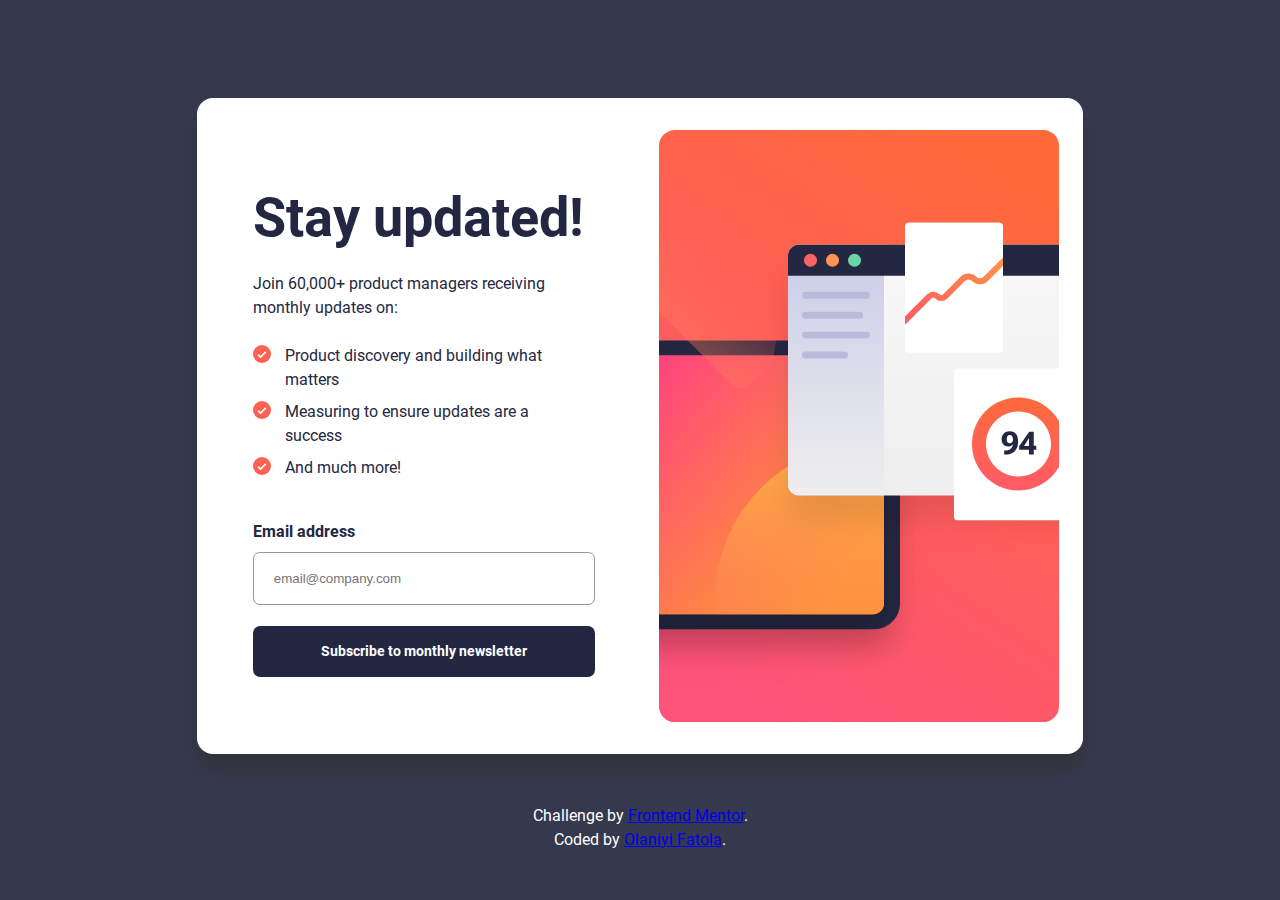
<file: index.html>
<!DOCTYPE html>
<html lang="en">
<head>
    <meta charset="UTF-8">
    <meta name="viewport" content="width=device-width, initial-scale=1.0">
    <link rel="stylesheet" href="style.css">
    <title>Frontend Mentor | Newsletter sign-up form with success message</title>
</head>
<body>
    <main>
        <div class="wrapper">
            <img class="mobile" src="img/illustration-sign-up-mobile.svg" alt="sign up illustration image">
            <img class="tablet" src="img/illustration-sign-up-tablet.svg" alt="sign up illustration image">
            <div class="contents" >
                <h1>Stay updated!</h1>
                <p>Join 60,000+ product managers receiving monthly updates on:</p>
                <ul class="list" >
                    <li>Product discovery and building what matters</li>
                    <li>Measuring to ensure updates are a success</li>
                    <li>And much more!</li>
                </ul>
                
                    <form id="emailForm"  action="">
                        <div class="validity">
                            <label class="Email" for="emailInput">Email address</label>
                            <p id="valid" >Valid email required</p>
                        </div>
                        <input type="email" id="emailInput" name="Email" placeholder="email@company.com" required>
                        <button id="Subscribe" type="submit" >Subscribe to monthly newsletter</button>
                    </form>
            </div>
            <img class="desktop" src="img/illustration-sign-up-desktop.svg" alt="sign up illustration image">
        </div>
        <div class="attribution">
            Challenge by <a href="https://www.frontendmentor.io?ref=challenge" target="_blank">Frontend Mentor</a>. 
            <br>
            Coded by <a href="https://www.linkedin.com/in/fatola-ibrahim-709385264">Olaniyi Fatola</a>.
        </div>
    </main>
    <script src="script.js" ></script>

</body>
</html>
</file>
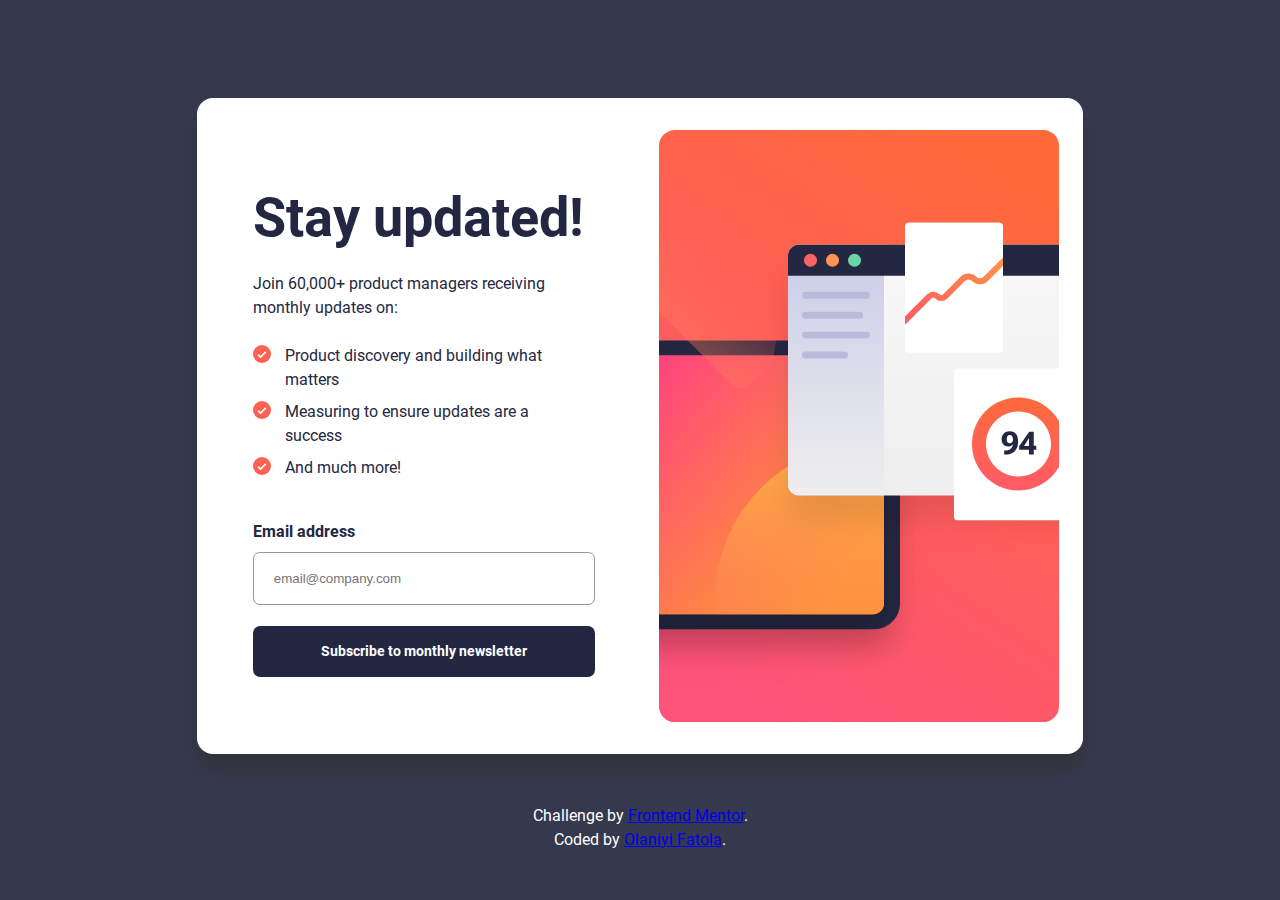
<file: pageOne/index.html>
<!DOCTYPE html>
<html lang="en">
<head>
    <meta charset="UTF-8">
    <meta name="viewport" content="width=device-width, initial-scale=1.0">
    <link rel="stylesheet" href="style.css">
    <title>Frontend Mentor | Newsletter sign-up form with success message</title>
</head>
<body>
    <main>
        <div class="wrapper">
            <img class="mobile" src="../img/illustration-sign-up-mobile.svg" alt="sign up illustration image">
            <img class="tablet" src="../img/illustration-sign-up-tablet.svg" alt="sign up illustration image">
            <div class="contents" >
                <h1>Stay updated!</h1>
                <p>Join 60,000+ product managers receiving monthly updates on:</p>
                <ul class="list" >
                    <li>Product discovery and building what matters</li>
                    <li>Measuring to ensure updates are a success</li>
                    <li>And much more!</li>
                </ul>
                
                    <form id="emailForm"  action="">
                        <div class="validity">
                            <label class="Email" for="emailInput">Email address</label>
                            <p id="validError" ></p>
                        </div>
                        <input type="email" id="emailInput" name="Email" placeholder="email@company.com" required>
                        <button id="Subscribe" type="submit" >Subscribe to monthly newsletter</button>
                    </form>
            </div>
            <img class="desktop" src="../img/illustration-sign-up-desktop.svg" alt="sign up illustration image">
        </div>
        <div class="attribution">
            Challenge by <a href="https://www.frontendmentor.io?ref=challenge" target="_blank">Frontend Mentor</a>. 
            <br>
            Coded by <a href="https://www.linkedin.com/in/fatola-ibrahim-709385264">Olaniyi Fatola</a>.
        </div>
    </main>
    <script src="script.js" ></script>

</body>
</html>
</file>
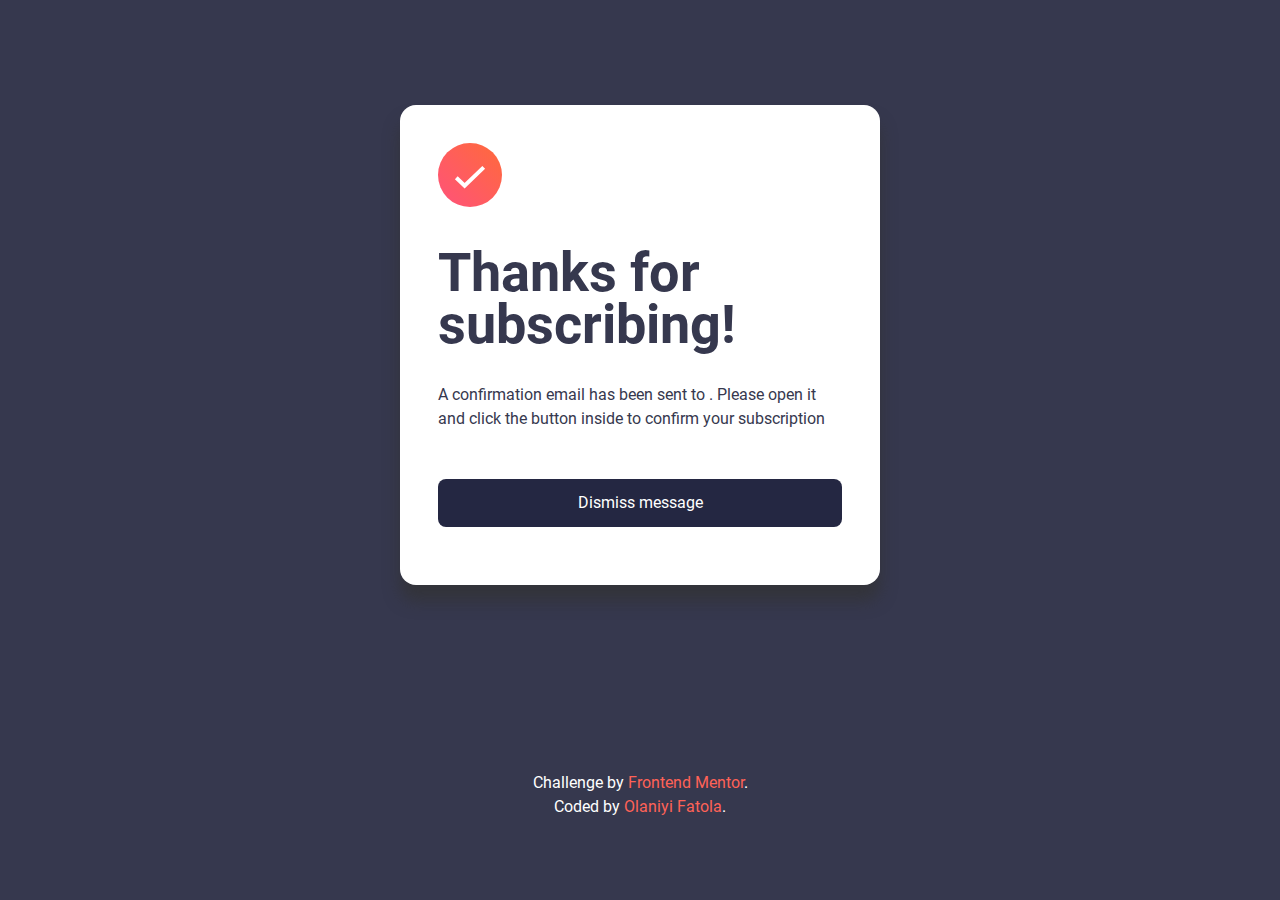
<file: success.html>
<!DOCTYPE html>
<html lang="en">
<head>
    <meta charset="UTF-8">
    <meta name="viewport" content="width=device-width, initial-scale=1.0">
    <link rel="stylesheet" href="success.css">
    <title>Frontend Mentor | Newsletter sign-up form with success message</title>
</head>
<body>
    <main>
        <img class="success" src="../img/icon-success.svg" alt="success-img">
        <div class="contents" >
            <h1>Thanks for subscribing!</h1>
            <p>A confirmation email has been sent to <strong><span id="mail" ></span></strong> . Please open it and click the button inside to confirm your subscription</p>
            
            <p class="dismiss"><a href="../index.html">Dismiss message</a></p>
        </div>
        
    </main>

    <div class="attribution">
            Challenge by <a href="https://www.frontendmentor.io?ref=challenge" target="_blank">Frontend Mentor</a>. 
            <br>
            Coded by <a href="https://www.linkedin.com/in/fatola-ibrahim-709385264">Olaniyi Fatola</a>.
    </div>
    <script src="app.js" ></script>

</body>
</html>
</file>
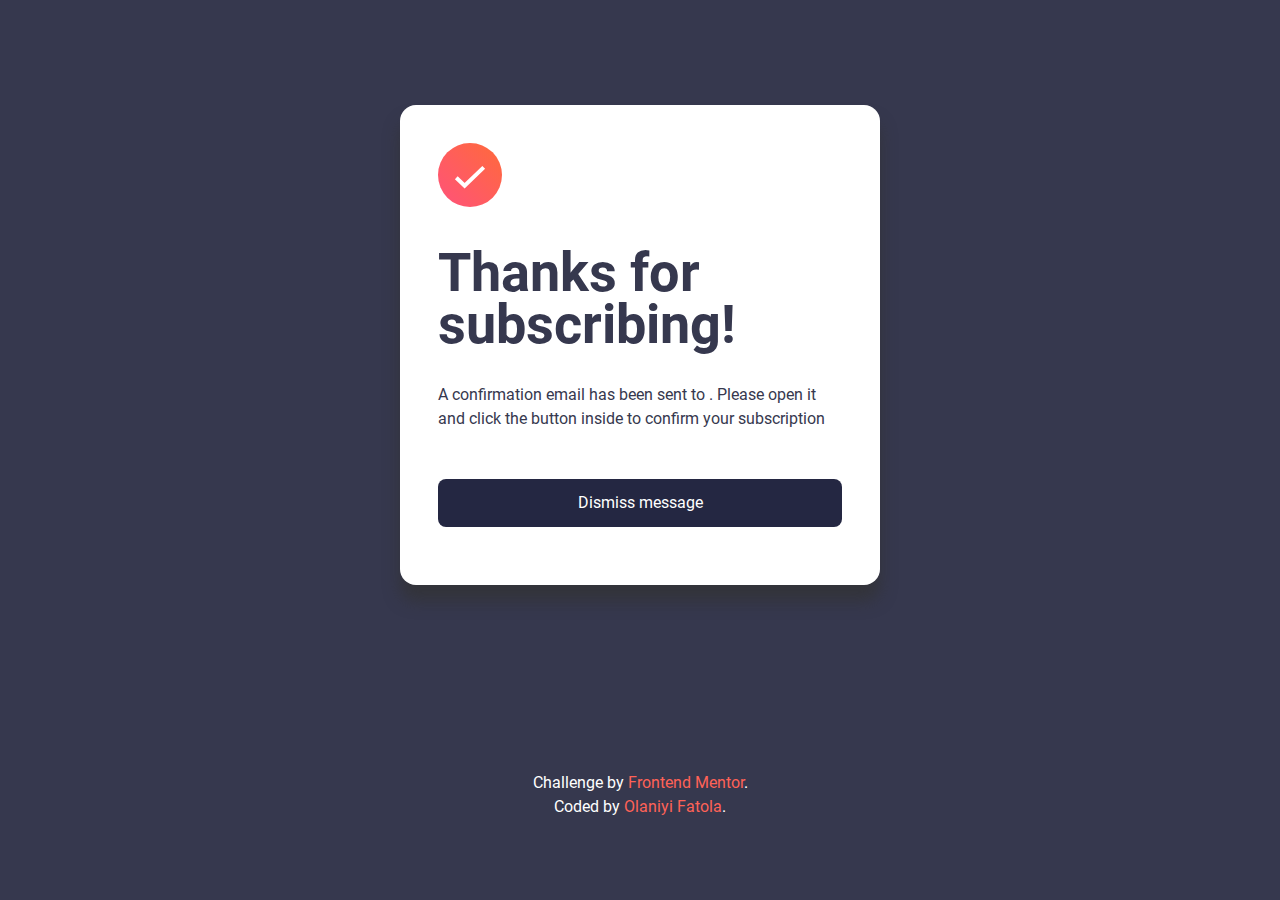
<file: pageTwo/success.html>
<!DOCTYPE html>
<html lang="en">
<head>
    <meta charset="UTF-8">
    <meta name="viewport" content="width=device-width, initial-scale=1.0">
    <link rel="stylesheet" href="styles.css">
    <title>Frontend Mentor | Newsletter sign-up form with success message</title>
</head>
<body>
    <main>
        <img class="success" src="../img/icon-success.svg" alt="success-img">
        <div class="contents" >
            <h1>Thanks for subscribing!</h1>
            <p>A confirmation email has been sent to <strong><span id="mail" ></span></strong> . Please open it and click the button inside to confirm your subscription</p>
            
            <p class="dismiss"><a href="../page-one/index.html">Dismiss message</a></p>
        </div>
        
    </main>

    <div class="attribution">
            Challenge by <a href="https://www.frontendmentor.io?ref=challenge" target="_blank">Frontend Mentor</a>. 
            <br>
            Coded by <a href="https://www.linkedin.com/in/fatola-ibrahim-709385264">Olaniyi Fatola</a>.
    </div>
    <script src="app.js" ></script>

</body>
</html>
</file>
<file: style.css>
@font-face{
    src: url('../fonts/Roboto-Regular.ttf');
    font-family: Roboto-Regular;
}
@font-face {
    src: url('../fonts/Roboto-Bold.ttf');
    font-family: Roboto-Bold;
}

:root {
    --clr-primary: hsl(4, 100%, 67%);
    --clr-blue-700: hsl(235, 18%, 26%);
    --clr-blue-800: hsl(234, 29%, 20%);
    --clr-grey: hsl(0, 0%,58%);
    --clr-white: hsl(0, 0%, 100%);

    --fweight-400: Roboto-Regular;
    --fweight-700: Roboto-Bold;
}

* {
    margin: 0;
    padding: 0;
    box-sizing: border-box;
}

body {
    display: flex;
    flex-direction: column;
    font-family: var(--fweight-400), sans-serif;
    font-size: 1rem;
    margin: auto;
    justify-content: center;
    align-items: center;
    overflow-wrap: break-word;
    line-height: 1.5rem;
    color: var(--clr-blue-800);
    min-height: 100dvh;

}

.mobile{
    width: 100%;
    height: auto;
    position: relative;
    margin: -2em 0 0 0;
}

h1{
    font-family: var(--fweight-700);
    font-size: clamp(2.5rem, 2.1479rem + 1.5023vw, 3.5rem);;
    margin: 1em 0 1em 0;
}

.validity {
    display: flex;
    justify-content: space-between;
    font-family: var(--fweight-700);
}
#valid{
    display: none;
}
#valid.error {
    display: block;
    color: var(--clr-primary);
}

#Subscribe {
    width: 100%;
    height: 3.5em;
    margin: 1.5em 0;
    font-family:var(--fweight-700);
    font-size: 0.9em;
    color: var(--clr-white);
    text-align: center;
    align-content: center;
    background-color: var(--clr-blue-800);
    border-radius: 0.5em;
    border: none;
}
#Subscribe:hover{
    background-color: var(--clr-primary);
    box-shadow: 0em 0.5em 2em 0em var(--clr-primary);
}

#emailForm{
    line-height: 2.5em;
}
    
#emailInput{
    width: 100%;
    height: 4em;
    padding: 0 0 0 1.5em;
    border-radius: 0.5em;
    border-width: 0.1em;
    border-style: solid;
    border-color: var(--clr-grey);
}

#emailInput.error{
    border-color: var(--clr-primary);
    color: var(--clr-primary);
}

.contents{
    margin: 2rem;
}

.list {
    list-style: none;
    margin: 1.5em 0 1.5em 0;
}
.list li {
    padding: 0 0.4em 0.5em 2em;
    background-image: url('../img/icon-list.svg');
    background-repeat: no-repeat;
    background-size: 1.1em;
    background-position: 0 0.1em;
}

.tablet{
    display: none;
}
.desktop {
    display: none;
}



.attribution {
    text-align: center;
}

@media (min-width:38rem) {
    
    body {
        background-color: var(--clr-blue-700);
        
    }
    
    .tablet {
        display: grid;
        max-width: 100%;
        height: auto;
    }
    .mobile {
        display: none;
    }
    
    .wrapper {
        display: grid;
        max-width: 90%;
        height: auto;
        place-self: center;
        background-color: var(--clr-white);
        padding: 1.5em;
        border-radius: 1em;
        box-shadow: 0em 1em 1em 0em rgba(50, 50, 50, 0.7);
    }
}

@media ( min-width: 64rem) {
    
    body {
        background-color: var(--clr-blue-700);
        
    }

    .wrapper {
        display: flex;
        max-width: 95%;
        margin: 5%;
        height: auto;
        place-self: center;
        background-color: var(--clr-white);
        padding: 1.5em;
        border-radius: 1em;
        box-shadow: 0em 1em 1em 0em rgba(50, 50, 50, 0.7);
    }

    .contents{
    padding: 0 2em 0 0;
    }

    h1{
        line-height: 1em;
        margin: 0.7em 0 0.5em 0;
    }

    .desktop {
        display: block;
    }

    .tablet{
        display: none;
    }
    .mobile {
        display: none;
    }

    .attribution {
        color: var(--clr-white);
    }
}
</file>
<file: pageOne/style.css>
@font-face{
    src: url('../fonts/Roboto-Regular.ttf');
    font-family: Roboto-Regular;
}
@font-face {
    src: url('../fonts/Roboto-Bold.ttf');
    font-family: Roboto-Bold;
}

:root {
    --clr-primary: hsl(4, 100%, 67%);
    --clr-blue-700: hsl(235, 18%, 26%);
    --clr-blue-800: hsl(234, 29%, 20%);
    --clr-grey: hsl(0, 0%,58%);
    --clr-white: hsl(0, 0%, 100%);

    --fweight-400: Roboto-Regular;
    --fweight-700: Roboto-Bold;
}

* {
    margin: 0;
    padding: 0;
    box-sizing: border-box;
}

body {
    display: flex;
    flex-direction: column;
    font-family: var(--fweight-400), sans-serif;
    font-size: 1rem;
    margin: auto;
    justify-content: center;
    align-items: center;
    overflow-wrap: break-word;
    line-height: 1.5rem;
    color: var(--clr-blue-800);
    min-height: 100dvh;

}

.mobile{
    width: 100%;
    height: auto;
    position: relative;
    margin: -2em 0 0 0;
}

h1{
    font-family: var(--fweight-700);
    font-size: clamp(2.5rem, 2.1479rem + 1.5023vw, 3.5rem);;
    margin: 1em 0 1em 0;
}

.validity {
    display: flex;
    justify-content: space-between;
    font-family: var(--fweight-700);
}
#validError {
    color: var(--clr-primary);
}

#Subscribe {
    width: 100%;
    height: 3.5em;
    margin: 1.5em 0;
    font-family:var(--fweight-700);
    font-size: 0.9em;
    color: var(--clr-white);
    text-align: center;
    align-content: center;
    background-color: var(--clr-blue-800);
    border-radius: 0.5em;
    border: none;
}
#Subscribe:hover{
    background-color: var(--clr-primary);
    box-shadow: 0em 0.5em 2em 0em var(--clr-primary);
}

#emailForm{
    line-height: 2.5em;
}
    
#emailInput{
    width: 100%;
    height: 4em;
    padding: 0 0 0 1.5em;
    border-radius: 0.5em;
    border-width: 0.1em;
    border-style: solid;
    border-color: var(--clr-grey);
}

.contents{
    margin: 2rem;
}

.list {
    list-style: none;
    margin: 1.5em 0 1.5em 0;
}
.list li {
    padding: 0 0.4em 0.5em 2em;
    background-image: url('../img/icon-list.svg');
    background-repeat: no-repeat;
    background-size: 1.1em;
    background-position: 0 0.1em;
}

.tablet{
    display: none;
}
.desktop {
    display: none;
}



.attribution {
    text-align: center;
    text-wrap: break-word;
}

@media (min-width:38rem) {
    
    body {
        background-color: var(--clr-blue-700);
        
    }
    
    .tablet {
        display: grid;
        max-width: 100%;
        height: auto;
    }
    .mobile {
        display: none;
    }
    
    .wrapper {
        display: grid;
        max-width: 90%;
        height: auto;
        place-self: center;
        background-color: var(--clr-white);
        padding: 1.5em;
        border-radius: 1em;
        box-shadow: 0em 1em 1em 0em rgba(50, 50, 50, 0.7);
    }
}

@media ( min-width: 64rem) {
    
    body {
        background-color: var(--clr-blue-700);
        
    }

    .wrapper {
        display: flex;
        max-width: 95%;
        margin: 5%;
        height: auto;
        place-self: center;
        background-color: var(--clr-white);
        padding: 1.5em;
        border-radius: 1em;
        box-shadow: 0em 1em 1em 0em rgba(50, 50, 50, 0.7);
    }

    .contents{
    padding: 0 2em 0 0;
    }

    h1{
        line-height: 1em;
        margin: 0.7em 0 0.5em 0;
    }

    .desktop {
        display: block;
    }

    .tablet{
        display: none;
    }
    .mobile {
        display: none;
    }

    .attribution {
        color: var(--clr-white);
    }
}
</file>
<file: success.css>
@font-face{
    src: url('../fonts/Roboto-Regular.ttf');
    font-family: Roboto-Regular;
}
@font-face {
    src: url('../fonts/Roboto-Bold.ttf');
    font-family: Roboto-Bold;
}

:root {
    --clr-primary: hsl(4, 100%, 67%);
    --clr-blue-700: hsl(235, 18%, 26%);
    --clr-blue-800: hsl(234, 29%, 20%);
    --clr-grey: hsl(0, 0%,58%);
    --clr-white: hsl(0, 0%, 100%);

    --fweight-400: Roboto-Regular;
    --fweight-700: Roboto-Bold;
}

* {
    margin: 0;
    padding: 0;
    box-sizing: border-box;
}

body {
    display: grid;
    font-family: var(--fweight-400), sans-serif;
    font-size: 1rem;
    align-items: center;
    justify-content: center;
    overflow-wrap: break-word;
    line-height: 1.5rem;
    color: var(--clr-blue-700);
    min-height: 100dvh;
}

.success {
    width: 4em;
    height: 4em;
    margin: 2em 0 1em 0;
}

main{
    padding: min(3rem, 8%);
}

h1 {
    font-family: var(--fweight-700);
    font-size: clamp(2.5rem, 2.1479rem + 1.5023vw, 3.5rem);
    line-height: 0.97em;
    margin: 0.6em 0;
}

a {
    text-decoration: none;
    color: var(--clr-white);
}
.dismiss {
    display: grid;
    width: 100%;
    height: 3em;
    margin: 3em 0 1em 0;
    text-align: center;
    align-content: center;
    background-color:var(--clr-blue-800);
    border-radius: 0.5em;
}
@media (width<40rem) {
    .dismiss{
        margin-top: 70%;
    }
}

.dismiss:hover{
    background-color: var(--clr-primary);
    box-shadow: 0em 0.5em 2em 0em var(--clr-primary) ;
}

.attribution {
    text-align: center;
}
.attribution a{
    color: var(--clr-primary);
}

@media ( min-width: 40rem) {
    
    body {
        background-color: var(--clr-blue-700);
    }

    .success{
        margin: 0;
    }

    main{
        margin-block: 5%;
        width: 30rem;
        height: 30rem;
        background-color: var(--clr-white);
        border-radius: 1em;
        box-shadow: 0em 1em 1em 0em rgba(50, 50, 50, 0.7) ;
    }

    .attribution {
        color: var(--clr-white);
    }
}
</file>
<file: pageTwo/styles.css>
@font-face{
    src: url('../fonts/Roboto-Regular.ttf');
    font-family: Roboto-Regular;
}
@font-face {
    src: url('../fonts/Roboto-Bold.ttf');
    font-family: Roboto-Bold;
}

:root {
    --clr-primary: hsl(4, 100%, 67%);
    --clr-blue-700: hsl(235, 18%, 26%);
    --clr-blue-800: hsl(234, 29%, 20%);
    --clr-grey: hsl(0, 0%,58%);
    --clr-white: hsl(0, 0%, 100%);

    --fweight-400: Roboto-Regular;
    --fweight-700: Roboto-Bold;
}

* {
    margin: 0;
    padding: 0;
    box-sizing: border-box;
}

body {
    display: grid;
    font-family: var(--fweight-400), sans-serif;
    font-size: 1rem;
    align-items: center;
    justify-content: center;
    overflow-wrap: break-word;
    line-height: 1.5rem;
    color: var(--clr-blue-700);
    min-height: 100dvh;
}

.success {
    width: 4em;
    height: 4em;
    margin: 2em 0 1em 0;
}

main{
    padding: min(3rem, 8%);
}

h1 {
    font-family: var(--fweight-700);
    font-size: clamp(2.5rem, 2.1479rem + 1.5023vw, 3.5rem);
    line-height: 0.97em;
    margin: 0.6em 0;
}

a {
    text-decoration: none;
    color: var(--clr-white);
}
.dismiss {
    display: grid;
    width: 100%;
    height: 3em;
    margin: 3em 0 1em 0;
    text-align: center;
    align-content: center;
    background-color:var(--clr-blue-800);
    border-radius: 0.5em;
}
@media (width<40rem) {
    .dismiss{
        margin-top: 70%;
    }
}

.dismiss:hover{
    background-color: var(--clr-primary);
    box-shadow: 0em 0.5em 2em 0em var(--clr-primary) ;
}

.attribution {
    text-align: center;
}
.attribution a{
    color: var(--clr-primary);
}

@media ( min-width: 40rem) {
    
    body {
        background-color: var(--clr-blue-700);
    }

    .success{
        margin: 0;
    }

    main{
        margin-block: 5%;
        width: 30rem;
        height: 30rem;
        background-color: var(--clr-white);
        border-radius: 1em;
        box-shadow: 0em 1em 1em 0em rgba(50, 50, 50, 0.7) ;
    }

    .attribution {
        color: var(--clr-white);
    }
}
</file>
